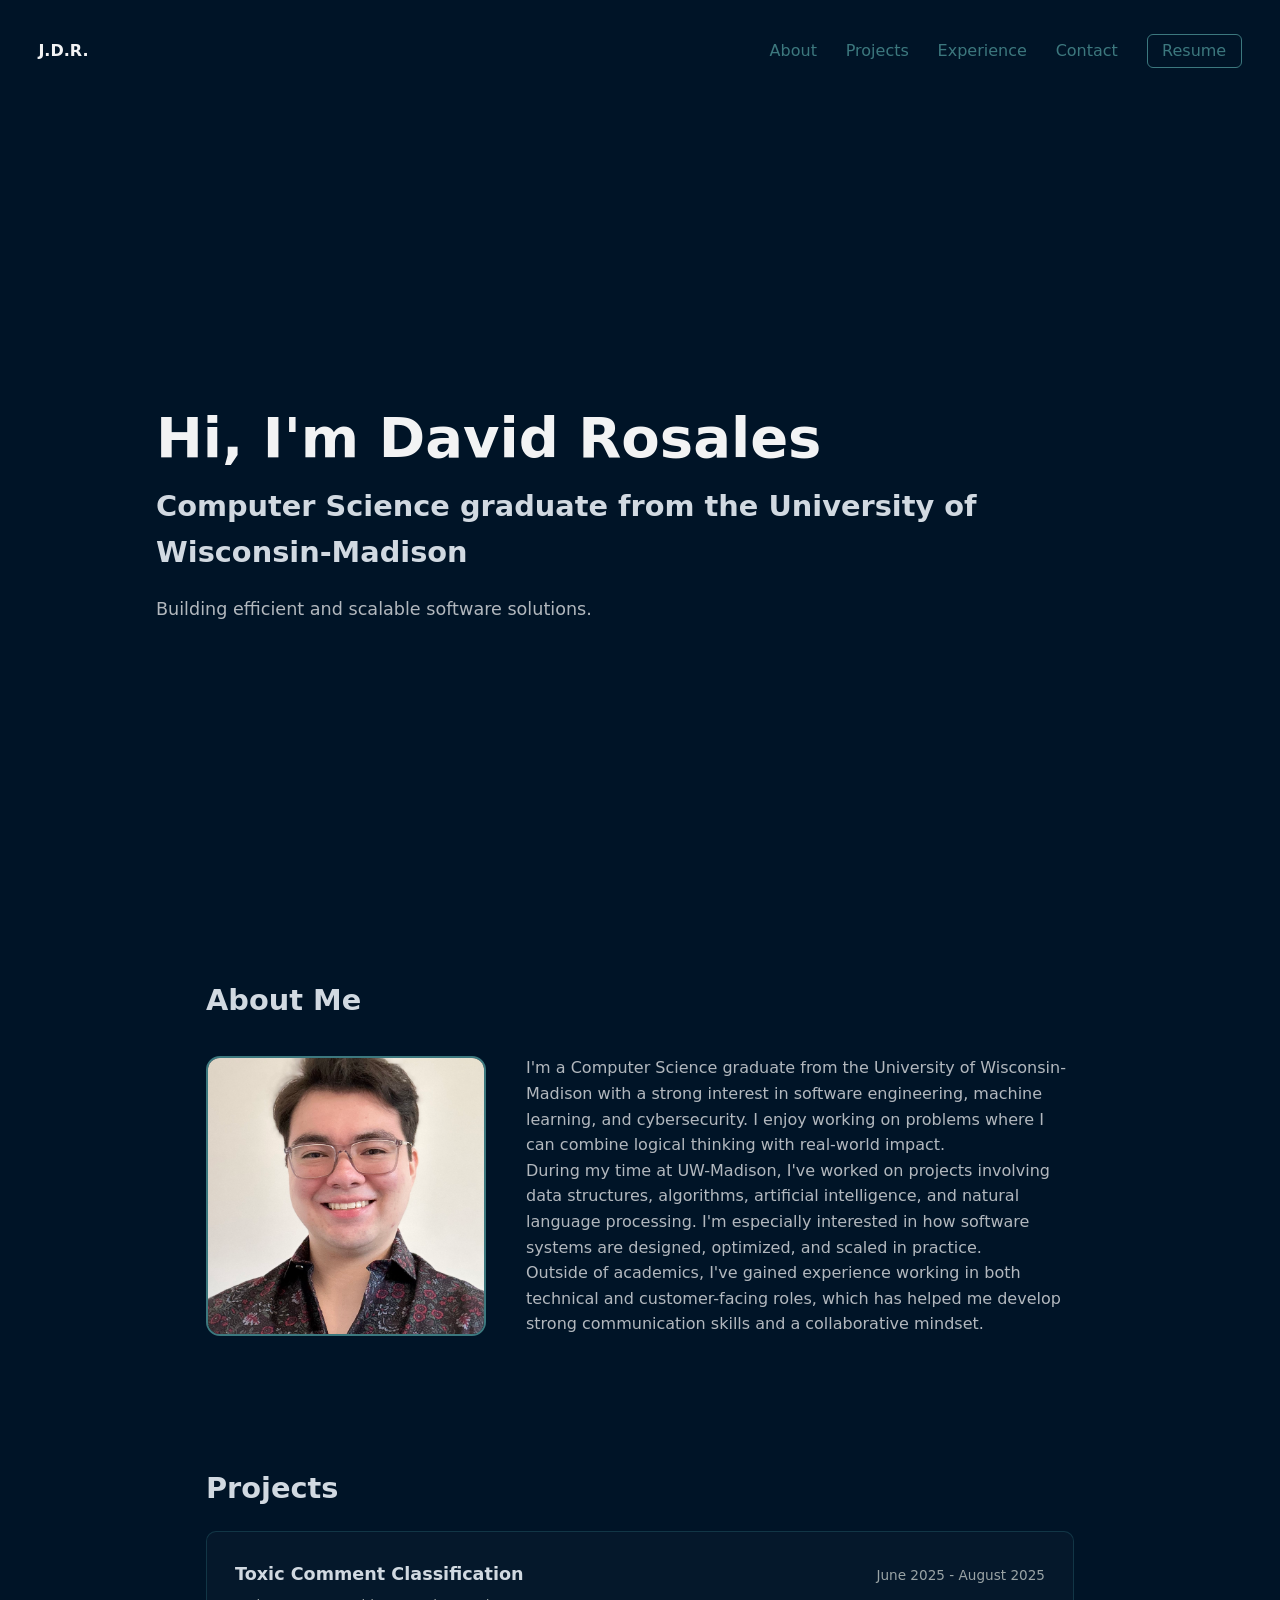
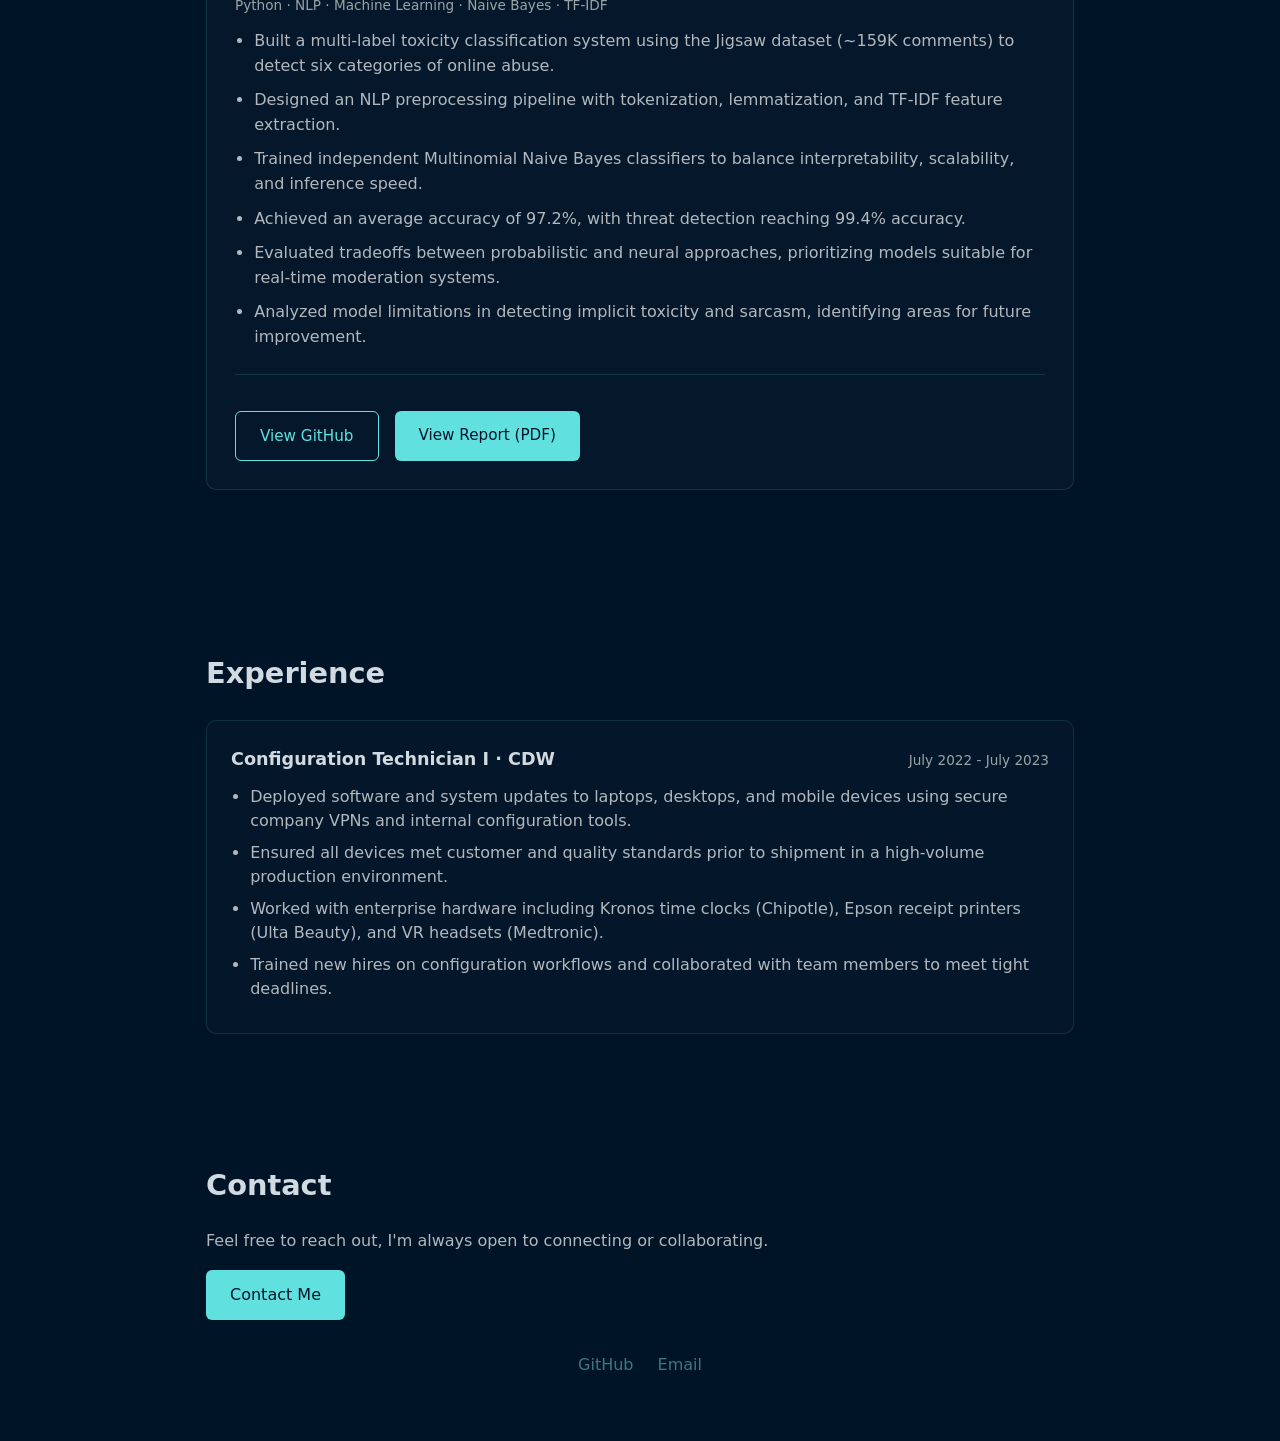
<file: index.html>
<!DOCTYPE html>
<html lang="en">

<script>

const VERSION = "1.1"; // ** ADJUST VARIABLE TO FORCE CACHE REFRESH **

</script>

<head>
  <meta charset="UTF-8" />
  <meta name="viewport" content="width=device-width, initial-scale=1.0" />
  <title>David Rosales</title>
  <link rel="stylesheet" href="styles.css?v=" + VERSION/>
</head>

<body>

  <header>
    <nav class="navbar">
      <div class="logo">J.D.R.</div>
      <ul class="nav-links">
        <li><a href="#about">About</a></li>
        <li><a href="#projects">Projects</a></li>
        <li><a href="#experience">Experience</a></li>
        <li><a href="#contact">Contact</a></li>
        <li><a href="resume.pdf?v=" + VERSION target="_blank" class="resume-btn">Resume</a></li>
      </ul>
    </nav>
  </header>

  <main>
    <section id="home" class="main hero">
      <h1>Hi, I'm David Rosales</h1>
      <h2 class="subtitle">
        Computer Science graduate from the University of Wisconsin-Madison
      </h2>
      <p class="tagline">Building efficient and scalable software solutions.</p>
    </section>

    <section id="about" class="section fade-in about">
      <h2 class="subtitle">About Me</h2>
      <div class="about-content">
        <img src="me.jpeg" alt="Photo of David Rosales" class="profile-pic" />
        <div class="about-text">
          <p>
            I'm a Computer Science graduate from the University of Wisconsin-Madison with a strong interest
            in software engineering, machine learning, and cybersecurity. I enjoy working on problems where
            I can combine logical thinking with real-world impact.
          </p>
          <p>
            During my time at UW-Madison, I've worked on projects involving data structures, algorithms,
            artificial intelligence, and natural language processing. I'm especially interested in how
            software systems are designed, optimized, and scaled in practice.
          </p>
          <p>
            Outside of academics, I've gained experience working in both technical and customer-facing
            roles, which has helped me develop strong communication skills and a collaborative mindset.
          </p>
        </div>
      </div>
    </section>

    <section id="projects" class="section fade-in projects">
      <h2 class="subtitle">Projects</h2>
      <div class="projects-grid">
        <div class="project-card">
          <div class="project-header">
            <h3>Toxic Comment Classification</h3>
            <span class="date">June 2025 - August 2025</span>

          </div>
          <p class="project-meta">Python · NLP · Machine Learning · Naive Bayes · TF-IDF</p>

          <ul class="project-bullets">
            <li>Built a multi-label toxicity classification system using the Jigsaw dataset (~159K comments) to detect
              six categories of online abuse.</li>
            <li>Designed an NLP preprocessing pipeline with tokenization, lemmatization, and TF-IDF feature extraction.
            </li>
            <li>Trained independent Multinomial Naive Bayes classifiers to balance interpretability, scalability, and
              inference speed.</li>
            <li>Achieved an average accuracy of 97.2%, with threat detection reaching 99.4% accuracy.</li>
            <li>Evaluated tradeoffs between probabilistic and neural approaches, prioritizing models suitable for
              real-time moderation systems.</li>
            <li>Analyzed model limitations in detecting implicit toxicity and sarcasm, identifying areas for future
              improvement.</li>
          </ul>
          <div class="project-links">
            <a href="https://github.com/yourusername/combating-online-abuse" target="_blank" class="btn secondary">
              View GitHub
            </a>
            <a href="projects/CombatingOnlineAbuseReport.pdf?v=" + VERSION target="_blank" class="btn primary">
              View Report (PDF)
            </a>
          </div>
        </div>
      </div>
    </section>

    <section id="experience" class="section fade-in experience">
      <h2 class="subtitle">Experience</h2>
      <div class="experience-card">
        <div class="experience-header">
          <h3>Configuration Technician I · CDW</h3>
          <span class="date">July 2022 - July 2023</span>
        </div>
        <ul class="experience-bullets">
          <li>Deployed software and system updates to laptops, desktops, and mobile devices using secure company VPNs
            and internal configuration tools.</li>
          <li>Ensured all devices met customer and quality standards prior to shipment in a high-volume production
            environment.</li>
          <li>Worked with enterprise hardware including Kronos time clocks (Chipotle), Epson receipt printers (Ulta
            Beauty), and VR headsets (Medtronic).</li>
          <li>Trained new hires on configuration workflows and collaborated with team members to meet tight deadlines.
          </li>
        </ul>
      </div>
    </section>

    <section id="contact" class="section fade-in">
      <h2 class="subtitle">Contact</h2>
      <p>
        Feel free to reach out, I'm always open to connecting or collaborating.
      </p>
      <a href="mailto:contact@davidrosales.dev" class="btn primary">
        Contact Me
      </a>
      <div class="contact-links">
        <a href="https://github.com/jdrosales4" target="_blank">
          <i class="fa-brands fa-github"></i> GitHub
        </a>
        <a href="mailto:contact@davidrosales.dev">Email</a>
      </div>
    </section>
  </main>
  <script src="script.js"></script>
</body>

</html>
</file>
<file: styles.css>
* {
    margin: 0;
    padding: 0;
    box-sizing: border-box;
}

/* Body */

body {
    font-family: system-ui, sans-serif;
    line-height: 1.6;
    color: #B2B8BE;
    background-color: #001427;
}

/* Header */

header {
    position: sticky;
    top: 0;
    z-index: 1000;
    background: #001427;
    border-bottom: 1px solid #001427;
    transition: transform 0.3s ease, box-shadow 0.3s ease;
}

header.hide {
    transform: translateY(-100%);
}

/* Navbar */

.navbar {
    margin: auto;
    padding: 2.4rem;
    display: flex;
    justify-content: space-between;
    align-items: center;
}

.logo {
    font-weight: bold;
    color: #F2F3F4;
}

.nav-links {
    list-style: none;
    display: flex;
    gap: 1.8rem;
}

.nav-links a {
    text-decoration: none;
    color: #3C787E;
    font-weight: 500;
}

.nav-links a:hover {
    color: #60E1E0;
}

.resume-btn {
    padding: 0.4rem 0.9rem;
    border: 1px solid #3C787E;
    border-radius: 6px;
    color: #3C787E;
}

.resume-btn:hover {
    color: #60E1E0;
    border-radius: 6px;
    border: 1px solid #60E1E0;
}

/* Hero Section */

.hero {
    min-height: 90vh;
    display: flex;
    flex-direction: column;
    justify-content: center;
    padding: 0 1rem;
    color: #F2F3F4;
}

.hero h1 {
    font-size: clamp(2.5rem, 5vw, 3.5rem);
}

/* Text width, size and style */

.main {
    max-width: 1000px;
    margin: auto;
    padding: 4rem 1rem;
}

.section {
    max-width: 900px;
    margin: auto;
    padding: 4rem 1rem;
    scroll-margin-top: 30px;
    position: relative;
    z-index: 1;
}

.subtitle {
    font-size: 1.8rem;
    color: #D1D9E1;
    margin-bottom: 1.25rem;
}

.tagline {
    font-size: 1.1rem;
    color: #B2B8BE;
}

.fade-in {
    opacity: 0;
    transform: translateY(20px);
    transition: opacity 0.8s ease, transform 0.8s ease;
}

.fade-in.visible {
    opacity: 1;
    transform: translateY(0);
}

/* About Section */

.about-content {
    display: flex;
    align-items: center;
    gap: 2.5rem;
    margin-top: 2rem;
}

.about-text {
    flex: 1;
}

.profile-pic {
    width: 280px;
    height: 280px;
    border-radius: 5%;
    object-fit: cover;
    border: 2px solid #3C787E;
}

/* Mobile-friendly */
@media (max-width: 768px) {
    .about-content {
        flex-direction: column;
        text-align: center;
    }

    .about-text {
        text-align: left;
    }
}

/* Project Section */

.project-header {
    display: flex;
    justify-content: space-between;
    align-items: baseline;
    gap: 1rem;
    flex-wrap: wrap;
}

.project-header h3 {
    margin: 0;
    font-size: 1.1rem;
    font-weight: 600;
    color: #D1D9E1;
}

.project-links {
    display: flex;
    gap: 1rem;
    margin-top: 1.5rem;
    flex-wrap: wrap;
    border-top: 1px solid rgba(96, 225, 224, 0.15);
    padding-top: 1.25rem;
}

.project-links .btn {
    font-size: 0.95rem;
}

.project-bullets {
    padding-left: 1.2rem;
}

.project-bullets li {
    margin-bottom: 0.6rem;
    line-height: 1.55;
}

.project-meta {
    font-size: 0.85rem;
    color: #9aa4a6;
    margin: 0.4rem 0 0.8rem;
}

.project-card {
    background: rgba(255, 255, 255, 0.02);
    border: 1px solid rgba(96, 225, 224, 0.15);
    border-radius: 10px;
    padding: 1.75rem;
}

/* Experience Section */

.experience {
    margin-top: 2rem;
}

.experience-header {
    display: flex;
    justify-content: space-between;
    align-items: baseline;
    gap: 1rem;
    flex-wrap: wrap;
}

.experience-header h3 {
    margin: 0;
    font-size: 1.1rem;
    font-weight: 600;
    color: #D1D9E1;
}

.experience-card {
    background: rgba(255, 255, 255, 0.015);
    border: 1px solid rgba(96, 225, 224, 0.12);
    border-radius: 10px;
    padding: 1.5rem;
    margin-top: 1.5rem;
}

.date {
    font-size: 0.85rem;
    color: #9aa4a6;
    white-space: nowrap;
}

.experience-bullets {
    margin-top: 0.75rem;
    padding-left: 1.2rem;
}

.experience-bullets li {
    margin-bottom: 0.5rem;
    line-height: 1.5;
}

/* Contact Section */

.btn {
    display: inline-block;
    padding: 0.75rem 1.5rem;
    border-radius: 6px;
    text-decoration: none;
    font-weight: 500;
    margin-top: 1rem;
}

.btn.primary {
    background: #60E1E0;
    color: #001427;
    transition: transform 0.2s ease, box-shadow 0.2s ease;
}

.btn.primary:hover {
    transform: translateY(-2px);
    box-shadow: 0 8px 20px rgba(96, 225, 224, 0.25);
}

.btn.secondary {
    background: transparent;
    color: #60E1E0;
    border: 1px solid #60E1E0;
    transition: transform 0.2s ease, box-shadow 0.2s ease;
}

.btn.secondary:hover {
    background: rgba(96, 225, 224, 0.1);
    transform: translateY(-2px);
}

.contact-links {
    margin-top: 2rem;
    display: flex;
    gap: 1.5rem;
    font-weight: 500;
    justify-content: center;
}

.contact-links a {
    color: #3C787E;
    text-decoration: none;
}

.contact-links a:hover {
    text-decoration: none;
    color: #60E1E0
}
</file>
